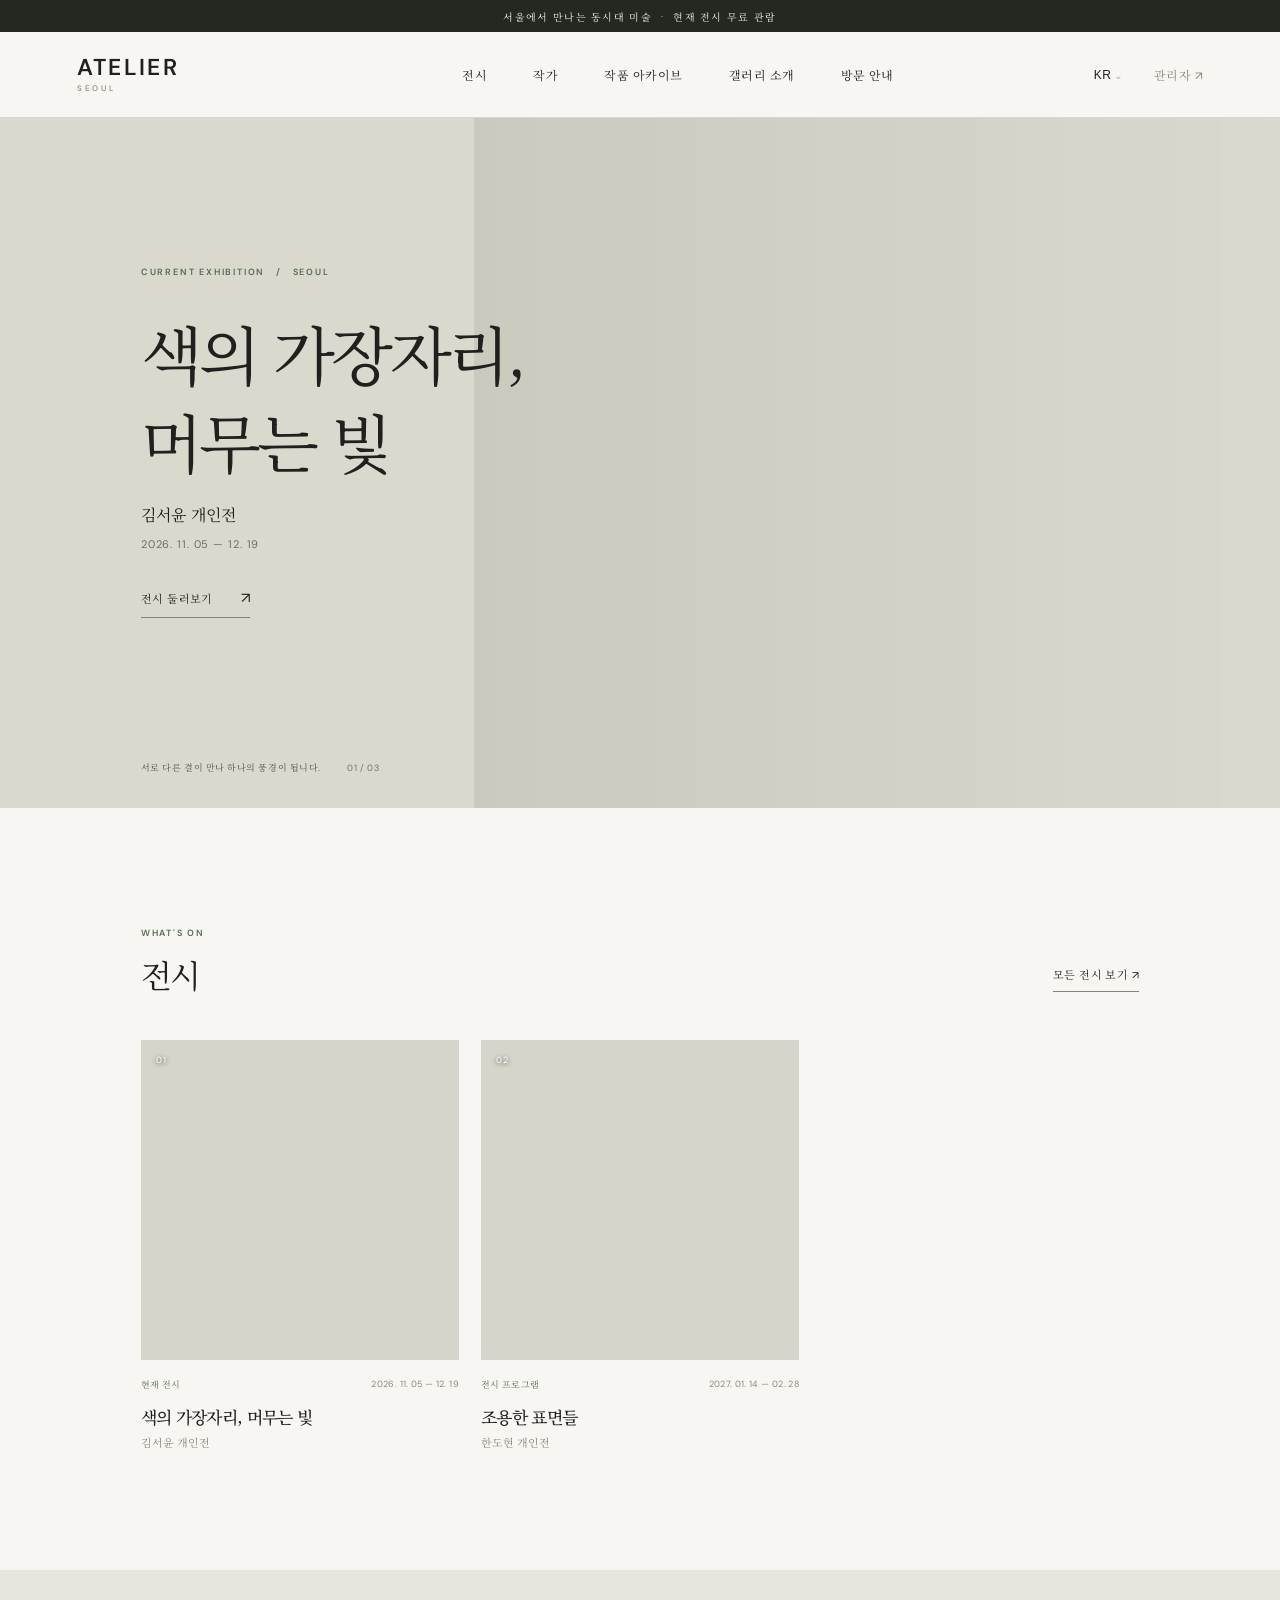
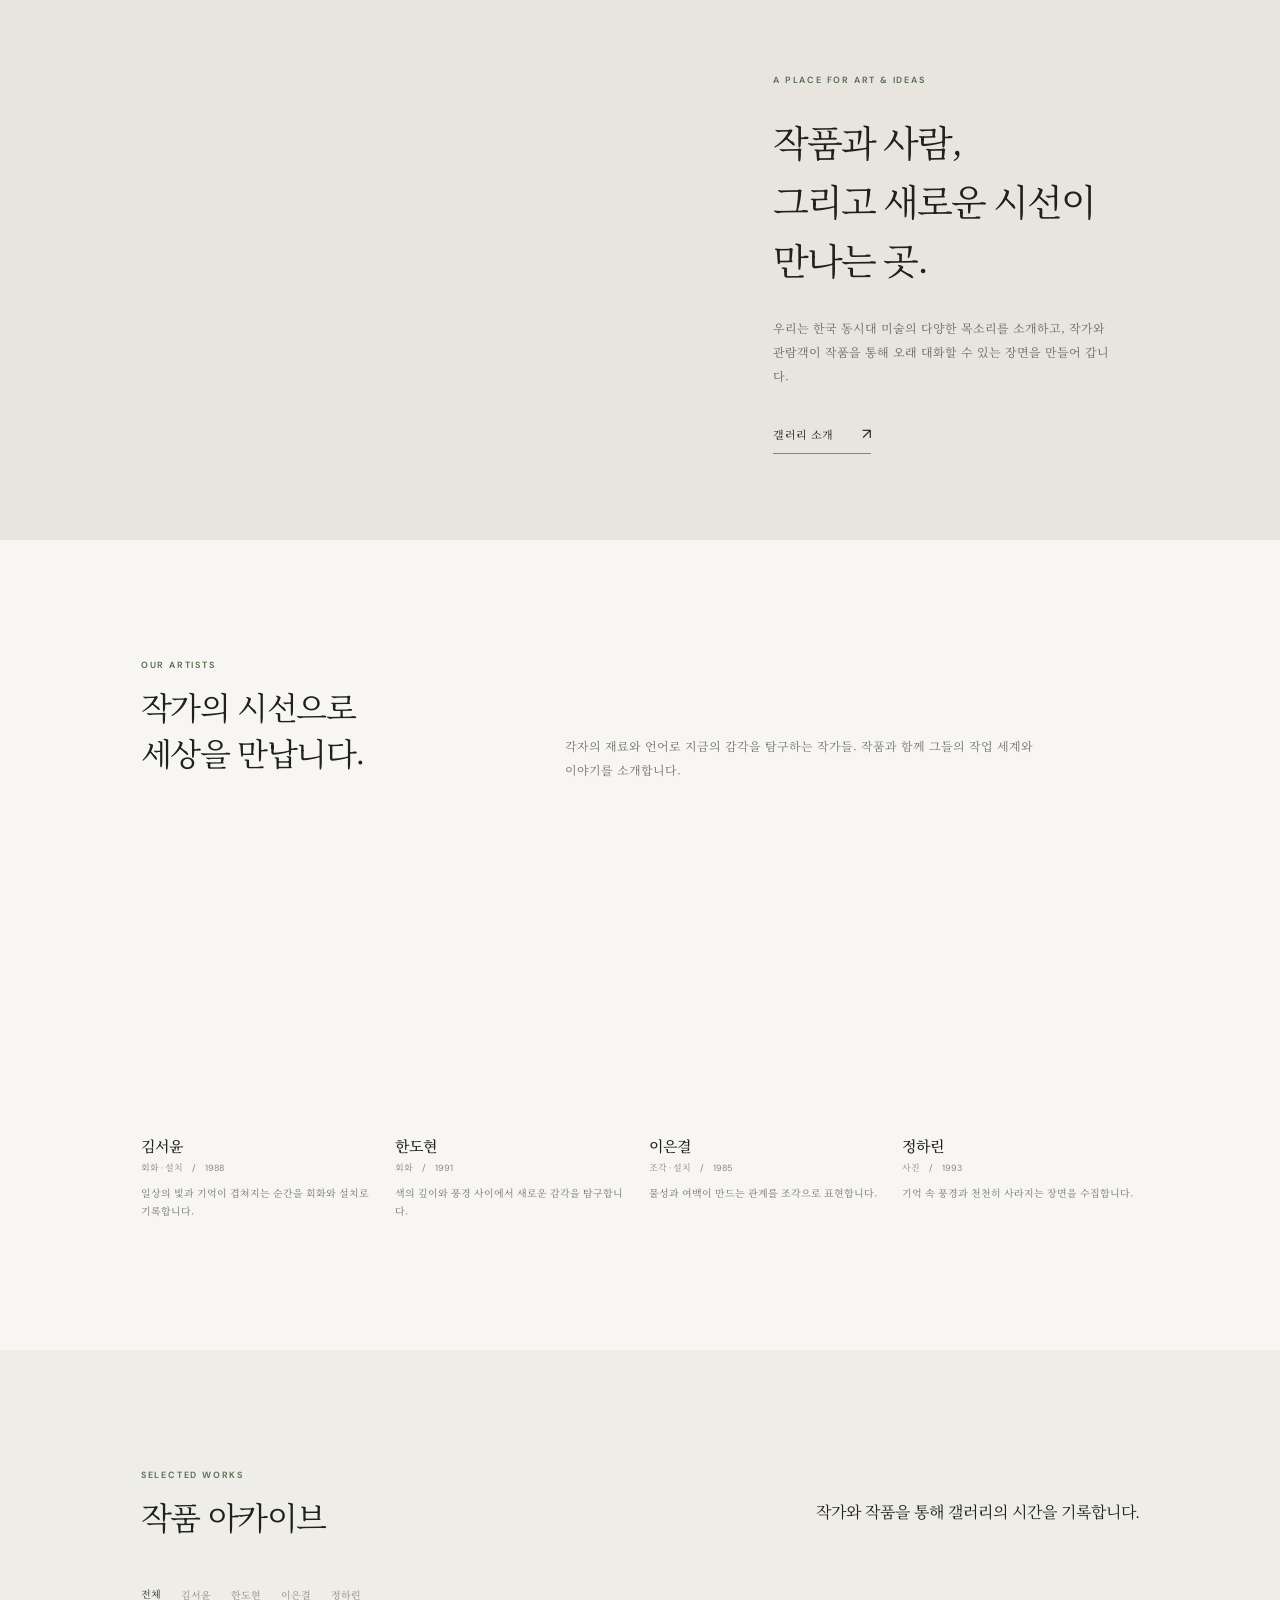
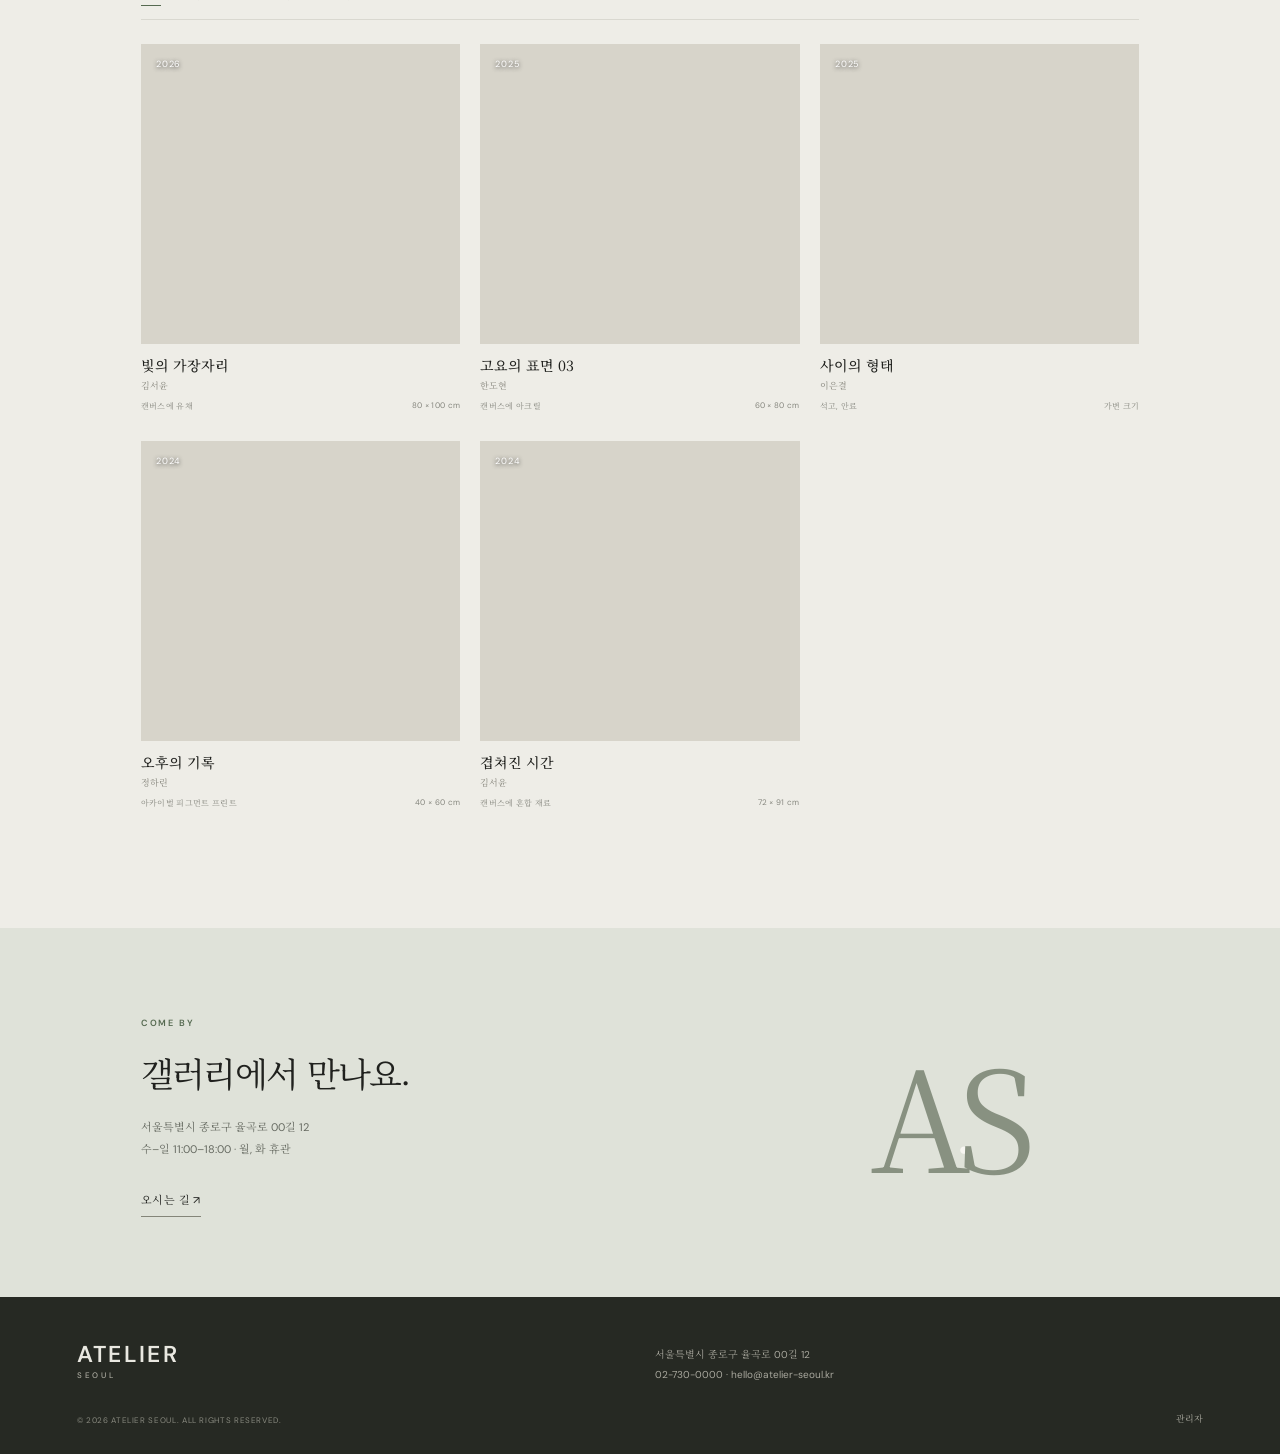
<file: index.html>
<!doctype html>
<html lang="ko">
<head>
<meta charset="utf-8"><meta name="viewport" content="width=device-width, initial-scale=1"><meta name="theme-color" content="#f7f6f2">
<title>ATELIER — Contemporary Art</title>
<link rel="preconnect" href="https://fonts.googleapis.com"><link rel="preconnect" href="https://fonts.gstatic.com" crossorigin><link href="https://fonts.googleapis.com/css2?family=DM+Sans:wght@400;500;600&family=Noto+Serif+KR:wght@400;500;600&display=swap" rel="stylesheet">
<link rel="stylesheet" href="styles.css">
</head><body>
<div class="announcement">서울에서 만나는 동시대 미술 <span>·</span> 현재 전시 무료 관람</div>
<header class="site-header"><a class="wordmark" href="#home">ATELIER<span>SEOUL</span></a><nav class="main-nav"><a href="#exhibitions">전시</a><a href="#artists">작가</a><a href="#archive">작품 아카이브</a><a href="#about">갤러리 소개</a><a href="#visit">방문 안내</a></nav><div class="header-tools"><button class="lang" aria-label="언어 선택">KR <span>⌄</span></button><a class="admin-link" href="admin.html">관리자 ↗</a><button class="menu-toggle" aria-label="메뉴 열기">☰</button></div></header>
<main id="home">
<section class="hero"><div class="hero-photo"></div><div class="hero-copy"><p class="eyebrow">CURRENT EXHIBITION　/　SEOUL</p><h1>색의 가장자리,<br>머무는 빛</h1><p class="hero-sub">김서윤 개인전</p><p class="hero-date">2026. 11. 05 — 12. 19</p><a class="text-link" href="#exhibitions">전시 둘러보기 <span>↗</span></a></div><div class="hero-caption">서로 다른 결이 만나 하나의 풍경이 됩니다. <span>01 / 03</span></div></section>
<section class="section exhibitions" id="exhibitions"><div class="section-heading"><div><p class="eyebrow">WHAT'S ON</p><h2>전시</h2></div><a class="text-link" href="#">모든 전시 보기 ↗</a></div><div class="exhibition-grid"><article class="ex-card"><a class="art-image art-one" href="#"><span class="image-index">01</span></a><div class="card-meta"><span>현재 전시</span><span>2026.11.05 — 12.19</span></div><h3>색의 가장자리, 머무는 빛</h3><p>김서윤 개인전</p></article><article class="ex-card"><a class="art-image art-two" href="#"><span class="image-index">02</span></a><div class="card-meta"><span>다가오는 전시</span><span>2027.01.14 — 02.28</span></div><h3>조용한 표면들</h3><p>박민아 개인전</p></article><article class="ex-card"><a class="art-image art-three" href="#"><span class="image-index">03</span></a><div class="card-meta"><span>지난 전시</span><span>2026.08.21 — 10.10</span></div><h3>감각의 기록</h3><p>기획전</p></article></div></section>
<section class="feature"><div class="feature-image"></div><div class="feature-copy"><p class="eyebrow">A PLACE FOR ART & IDEAS</p><h2>작품과 사람,<br>그리고 새로운 시선이<br>만나는 곳.</h2><p>우리는 한국 동시대 미술의 다양한 목소리를 소개하고, 작가와 관람객이 작품을 통해 오래 대화할 수 있는 장면을 만들어 갑니다.</p><a class="text-link" href="#about">갤러리 소개 <span>↗</span></a></div></section>
<section class="section artists" id="artists"><div class="artist-intro"><div><p class="eyebrow">OUR ARTISTS</p><h2>작가의 시선으로<br>세상을 만납니다.</h2></div><p>각자의 재료와 언어로 지금의 감각을 탐구하는 작가들. 작품과 함께 그들의 작업 세계와 이야기를 소개합니다.</p></div><div class="artist-cards"><a class="artist-card" href="#archive"><div class="artist-portrait portrait-one"></div><h3>김서윤</h3><p>회화 · 설치　/　1988</p><p class="artist-bio">일상의 빛과 기억이 겹쳐지는 순간을 회화와 설치로 기록합니다.</p></a><a class="artist-card" href="#archive"><div class="artist-portrait portrait-two"></div><h3>박민아</h3><p>회화　/　1991</p><p class="artist-bio">익숙한 풍경을 낯선 색과 고요한 면으로 다시 바라봅니다.</p></a><a class="artist-card" href="#archive"><div class="artist-portrait portrait-three"></div><h3>이도현</h3><p>조각 · 미디어　/　1985</p><p class="artist-bio">사물의 구조와 공간 사이에 생기는 관계를 탐구합니다.</p></a><a class="artist-card" href="#archive"><div class="artist-portrait portrait-four"></div><h3>정유진</h3><p>사진　/　1993</p><p class="artist-bio">천천히 사라지는 장면과 그 안에 남은 감각을 수집합니다.</p></a></div></section>
<section class="section archive-section" id="archive"><div class="section-heading"><div><p class="eyebrow">SELECTED WORKS</p><h2>작품 아카이브</h2></div><p class="archive-note">작가와 작품을 통해 갤러리의 시간을 기록합니다.</p></div><div class="archive-filter" role="group" aria-label="작가별 작품 필터"><button class="active" data-artist-filter="all">전체</button><button data-artist-filter="김서윤">김서윤</button><button data-artist-filter="박민아">박민아</button><button data-artist-filter="이도현">이도현</button><button data-artist-filter="정유진">정유진</button></div><div class="archive-grid"><article class="archive-item" data-artist="김서윤"><a class="art-image art-one" href="#"><span class="image-index">2026</span></a><h3>빛의 가장자리</h3><p>김서윤</p><div class="archive-meta"><span>캔버스에 유채</span><span>80 × 100 cm</span></div></article><article class="archive-item" data-artist="박민아"><a class="art-image art-two" href="#"><span class="image-index">2025</span></a><h3>고요의 표면 03</h3><p>박민아</p><div class="archive-meta"><span>캔버스에 아크릴</span><span>60 × 80 cm</span></div></article><article class="archive-item" data-artist="이도현"><a class="art-image art-three" href="#"><span class="image-index">2025</span></a><h3>사이의 형태</h3><p>이도현</p><div class="archive-meta"><span>혼합 매체</span><span>가변 크기</span></div></article><article class="archive-item" data-artist="정유진"><a class="art-image art-two" href="#"><span class="image-index">2024</span></a><h3>오후의 기록</h3><p>정유진</p><div class="archive-meta"><span>아카이벌 피그먼트 프린트</span><span>40 × 60 cm</span></div></article><article class="archive-item" data-artist="김서윤"><a class="art-image art-three" href="#"><span class="image-index">2024</span></a><h3>겹쳐진 시간</h3><p>김서윤</p><div class="archive-meta"><span>캔버스에 유채</span><span>72 × 91 cm</span></div></article><article class="archive-item" data-artist="박민아"><a class="art-image art-one" href="#"><span class="image-index">2023</span></a><h3>먼 곳의 정원</h3><p>박민아</p><div class="archive-meta"><span>캔버스에 아크릴</span><span>50 × 70 cm</span></div></article></div></section>
<section class="visit" id="visit"><div><p class="eyebrow">COME BY</p><h2>갤러리에서 만나요.</h2><p>서울특별시 종로구 율곡로 00길 12<br>수–일 11:00–18:00 · 월, 화 휴관</p><a class="text-link" href="#">오시는 길 ↗</a></div><div class="visit-mark">A<span>·</span>S</div></section>
</main><footer id="about"><a class="wordmark" href="#home">ATELIER<span>SEOUL</span></a><p>서울특별시 종로구 율곡로 00길 12<br>02-730-0000 · hello@atelier-seoul.kr</p><small>© 2026 ATELIER SEOUL. ALL RIGHTS RESERVED.</small><a href="admin.html" class="footer-admin">관리자</a></footer>
<script src="config.js"></script><script type="module" src="app.js"></script></body></html>
</file>
<file: styles.css>
:root{--ink:#20211e;--muted:#88877e;--paper:#f7f6f2;--line:#d9d8d0;--green:#566a51}*{box-sizing:border-box}html{scroll-behavior:smooth}body{margin:0;background:var(--paper);color:var(--ink);font-family:'DM Sans','Noto Serif KR',sans-serif}a{color:inherit;text-decoration:none}.announcement{height:32px;display:flex;align-items:center;justify-content:center;background:#252821;color:#f6f5ef;font-size:10px;letter-spacing:.13em}.announcement span{padding:0 9px;color:#b8c4ae}.site-header{height:86px;border-bottom:1px solid var(--line);display:flex;align-items:center;justify-content:space-between;padding:0 6vw;position:relative;z-index:2;background:var(--paper)}.wordmark{font-size:23px;font-weight:600;letter-spacing:.1em;line-height:.8}.wordmark span{display:block;font-size:8px;letter-spacing:.34em;margin-top:9px;color:var(--muted);font-weight:500}.main-nav{display:flex;gap:46px;margin-left:7vw}.main-nav a,.lang,.admin-link{font-size:12px;letter-spacing:.04em}.main-nav a:hover,.admin-link:hover{color:var(--green)}.header-tools{display:flex;align-items:center;gap:26px}.lang,.menu-toggle{border:0;background:none;color:var(--ink);cursor:pointer}.lang span{color:var(--muted)}.admin-link{color:var(--muted)}.menu-toggle{display:none;font-size:20px}.hero{height:min(690px,73vw);min-height:520px;position:relative;background:#dbd8cd;overflow:hidden}.hero-photo{position:absolute;inset:0 0 0 37%;background:linear-gradient(90deg,rgba(20,22,19,.08),rgba(20,22,19,0)),url('https://images.unsplash.com/photo-1579783902614-a3fb3927b6a5?auto=format&fit=crop&w=2000&q=88') center 48%/cover}.hero-copy{position:absolute;left:11%;top:20%;z-index:1}.eyebrow{font-size:9px;letter-spacing:.2em;color:var(--green);font-weight:600}.hero h1{font-family:'Noto Serif KR',serif;font-size:clamp(36px,5vw,68px);font-weight:400;line-height:1.38;letter-spacing:-.06em;margin:30px 0 18px}.hero-sub{font-family:'Noto Serif KR',serif;font-size:16px;margin:0 0 8px}.hero-date{font-size:11px;letter-spacing:.08em;color:#6e6e65;margin-bottom:36px}.text-link{font-size:11px;border-bottom:1px solid #848579;padding-bottom:9px;letter-spacing:.04em;display:inline-flex;gap:28px;align-items:center}.text-link span{font-size:15px}.hero-caption{position:absolute;left:11%;bottom:34px;font-size:9px;letter-spacing:.06em;color:#53544c}.hero-caption span{margin-left:24px;color:#73746c}.section{padding:110px 11% 120px}.section-heading{display:flex;align-items:end;justify-content:space-between;margin-bottom:43px}.section-heading h2,.visit h2{font-family:'Noto Serif KR',serif;font-weight:400;font-size:32px;letter-spacing:-.05em;margin:12px 0 0}.section-heading .text-link{margin-bottom:5px}.exhibition-grid{display:grid;grid-template-columns:repeat(3,1fr);gap:22px}.art-image{height:320px;display:block;position:relative;overflow:hidden;background-color:#d7d4ca;background-size:cover;background-position:center;transition:filter .3s}.art-image:hover{filter:brightness(.94)}.art-one{background-image:url('https://images.unsplash.com/photo-1579783902614-a3fb3927b6a5?auto=format&fit=crop&w=900&q=85')}.art-two{background-image:url('https://images.unsplash.com/photo-1577083552431-6e5fd01aa342?auto=format&fit=crop&w=900&q=85')}.art-three{background-image:url('https://images.unsplash.com/photo-1578301978693-85fa9c0320b9?auto=format&fit=crop&w=900&q=85')}.image-index{position:absolute;top:14px;left:15px;color:white;font-size:9px;letter-spacing:.1em;text-shadow:0 1px 4px #333}.card-meta{display:flex;justify-content:space-between;margin-top:18px;font-size:9px;color:var(--muted);letter-spacing:.04em}.card-meta span:first-child{color:var(--green)}.ex-card h3{font-family:'Noto Serif KR',serif;font-weight:500;font-size:17px;margin:13px 0 5px;letter-spacing:-.04em}.ex-card>p{font-size:11px;color:var(--muted);margin:0}.feature{display:grid;grid-template-columns:1.1fr .9fr;min-height:570px;background:#e7e5dd}.feature-image{background:url('https://images.unsplash.com/photo-1577083552431-6e5fd01aa342?auto=format&fit=crop&w=1400&q=85') center/cover}.feature-copy{padding:95px 12% 70px}.feature-copy h2{font-family:'Noto Serif KR',serif;font-weight:400;font-size:37px;line-height:1.6;letter-spacing:-.06em;margin:26px 0}.feature-copy>p:not(.eyebrow){font-family:'Noto Serif KR',serif;font-size:12px;line-height:2;color:#696a61;max-width:340px;margin-bottom:35px}.artists{padding-bottom:130px}.artist-list{border-top:1px solid var(--line)}.artist-list a{min-height:76px;border-bottom:1px solid var(--line);display:grid;grid-template-columns:70px 1fr 180px 30px;align-items:center}.artist-list span,.artist-list em{font-size:10px;color:var(--muted);font-style:normal}.artist-list strong{font-family:'Noto Serif KR',serif;font-size:17px;font-weight:400}.artist-list b{font-weight:400}.artist-list a:hover strong{color:var(--green)}.visit{padding:80px 11%;background:#dfe2d9;display:flex;justify-content:space-between;align-items:center}.visit h2{font-size:34px;margin:19px 0}.visit p:not(.eyebrow){font-size:11px;line-height:2;color:#666a61;margin:17px 0 28px}.visit-mark{font-family:'Noto Serif KR',serif;font-size:140px;color:#889181;letter-spacing:-.12em;margin-right:12%}.visit-mark span{font-size:60px;color:#f7f6f2}footer{background:#262923;color:#e9e8e1;padding:48px 6vw 29px;position:relative;display:grid;grid-template-columns:1fr 1fr;gap:30px}footer .wordmark span{color:#aaa99f}footer p{font-size:10px;line-height:2;color:#aaa99f;margin:0}footer small{font-size:8px;letter-spacing:.08em;color:#88897f;align-self:end}.footer-admin{font-size:9px;color:#aaa99f;position:absolute;right:6vw;bottom:29px}
@media(max-width:760px){.site-header{height:70px;padding:0 6%}.main-nav{display:none;position:absolute;top:70px;left:0;right:0;margin:0;padding:25px 6%;background:var(--paper);border-bottom:1px solid var(--line);flex-direction:column;gap:22px}.main-nav.open{display:flex}.header-tools{gap:17px}.menu-toggle{display:block}.admin-link{font-size:10px}.hero{min-height:670px;height:calc(100svh - 102px);max-height:820px}.hero-photo{inset:0;background-position:57% center}.hero-photo:after{content:'';position:absolute;inset:0;background:linear-gradient(90deg,rgba(247,246,242,.94) 0%,rgba(247,246,242,.74) 43%,rgba(247,246,242,.08) 100%)}.hero-copy{left:8%;top:25%}.hero h1{font-size:48px}.hero-caption{left:8%;bottom:25px;max-width:80%;line-height:1.8}.section{padding:75px 7% 85px}.section-heading h2{font-size:28px}.section-heading .text-link{font-size:9px;gap:8px}.exhibition-grid{grid-template-columns:1fr;gap:38px}.art-image{height:390px}.feature{grid-template-columns:1fr}.feature-image{min-height:380px}.feature-copy{padding:60px 8% 70px}.feature-copy h2{font-size:32px}.artists{padding-top:75px}.artist-list a{grid-template-columns:40px 1fr 100px 20px;min-height:67px}.artist-list strong{font-size:15px}.artist-list em{font-size:9px}.visit{padding:62px 8%}.visit-mark{font-size:85px;margin-right:0}.visit-mark span{font-size:38px}footer{padding:40px 7% 25px;grid-template-columns:1fr;gap:22px}.footer-admin{right:7%;bottom:25px}}
/* Artist profiles and artwork archive */
.main-nav a{white-space:nowrap}.artist-intro{display:grid;grid-template-columns:.75fr 1.25fr;gap:8%;align-items:end;margin-bottom:44px}.artist-intro h2{font-family:'Noto Serif KR',serif;font-weight:400;font-size:32px;letter-spacing:-.05em;margin:12px 0}.artist-intro>p{font-family:'Noto Serif KR',serif;font-size:12px;line-height:2;color:#72736a;max-width:480px;margin:0 0 5px}.artist-cards{display:grid;grid-template-columns:repeat(4,1fr);gap:17px}.artist-card{display:block}.artist-portrait{height:290px;background-size:cover;background-position:center;filter:saturate(.74);transition:filter .3s}.artist-card:hover .artist-portrait{filter:saturate(1)}.portrait-one{background-image:url('https://images.unsplash.com/photo-1534528741775-53994a69daeb?auto=format&fit=crop&w=700&q=85')}.portrait-two{background-image:url('https://images.unsplash.com/photo-1500648767791-00dcc994a43e?auto=format&fit=crop&w=700&q=85')}.portrait-three{background-image:url('https://images.unsplash.com/photo-1506794778202-cad84cf45f1d?auto=format&fit=crop&w=700&q=85')}.portrait-four{background-image:url('https://images.unsplash.com/photo-1531123897727-8f129e1688ce?auto=format&fit=crop&w=700&q=85')}.artist-card h3{font-family:'Noto Serif KR',serif;font-size:15px;font-weight:500;margin:14px 0 5px}.artist-card p{font-size:9px;color:var(--muted);margin:0}.artist-card .artist-bio{font-family:'Noto Serif KR',serif;font-size:10px;line-height:1.8;color:#73746c;margin-top:10px}.archive-section{background:#eeede7}.archive-filter{display:flex;gap:20px;border-bottom:1px solid var(--line);margin-bottom:24px;padding-bottom:13px}.archive-filter button{border:0;background:none;color:#8b8c84;font:inherit;font-size:10px;cursor:pointer;padding:4px 0}.archive-filter button.active{color:#293027;border-bottom:1px solid var(--green)}.archive-grid{display:grid;grid-template-columns:repeat(3,1fr);gap:30px 20px}.archive-item .art-image{height:300px}.archive-item h3{font-family:'Noto Serif KR',serif;font-size:14px;font-weight:500;margin:11px 0 4px}.archive-item p{font-size:9px;color:var(--muted);margin:0}.archive-item .archive-meta{display:flex;justify-content:space-between;margin-top:8px;font-size:8px;color:#85867e;letter-spacing:.04em}.archive-item[hidden]{display:none}.artist-card[hidden]{display:none}
@media(max-width:760px){.artist-intro{grid-template-columns:1fr;gap:13px}.artist-intro h2{font-size:27px}.artist-cards{grid-template-columns:repeat(2,1fr);gap:25px 13px}.artist-portrait{height:260px}.archive-grid{grid-template-columns:repeat(2,1fr);gap:25px 12px}.archive-item .art-image{height:250px}.archive-filter{gap:15px;overflow:auto}.archive-filter button{white-space:nowrap}}
@media(max-width:420px){.artist-portrait{height:215px}.archive-item .art-image{height:205px}.archive-item h3{font-size:12px}}
</file>
